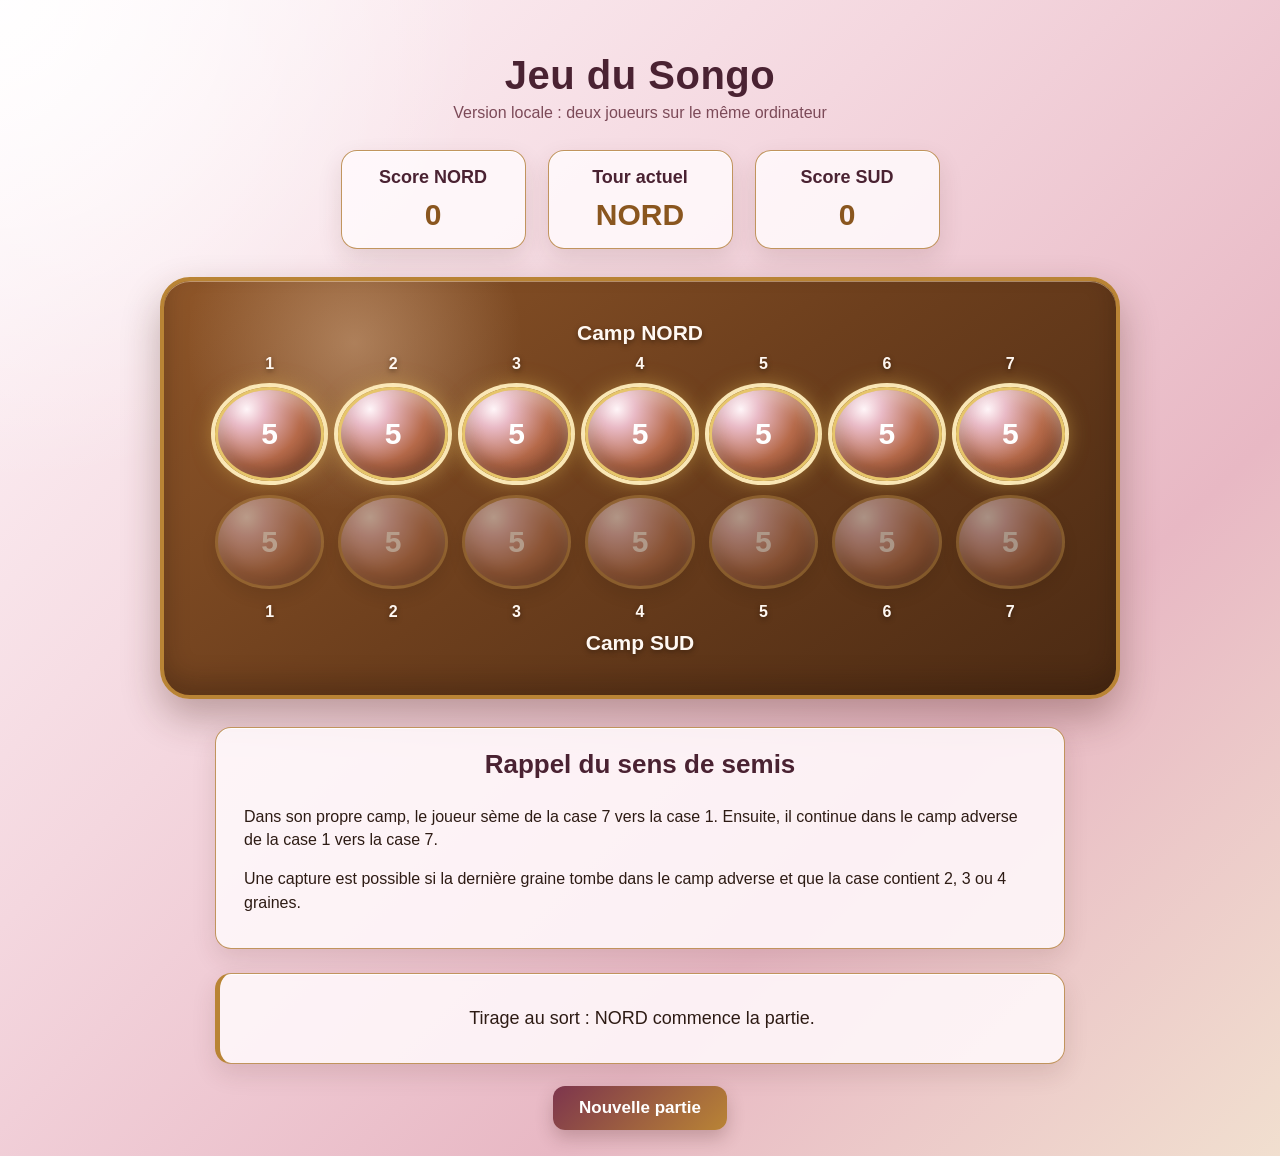
<file: index.html>
<!DOCTYPE html>
<html lang="en">
<head>
    <meta charset="UTF-8">
    <meta http-equiv="refresh" content="0; url=songo-local/">
    <title>Songo Web Game</title>
</head>
<body>
    <p>Redirecting to Songo local version...</p>
    <p><a href="songo-local/">Click here if you are not redirected.</a></p>
</body>
</html>
</file>
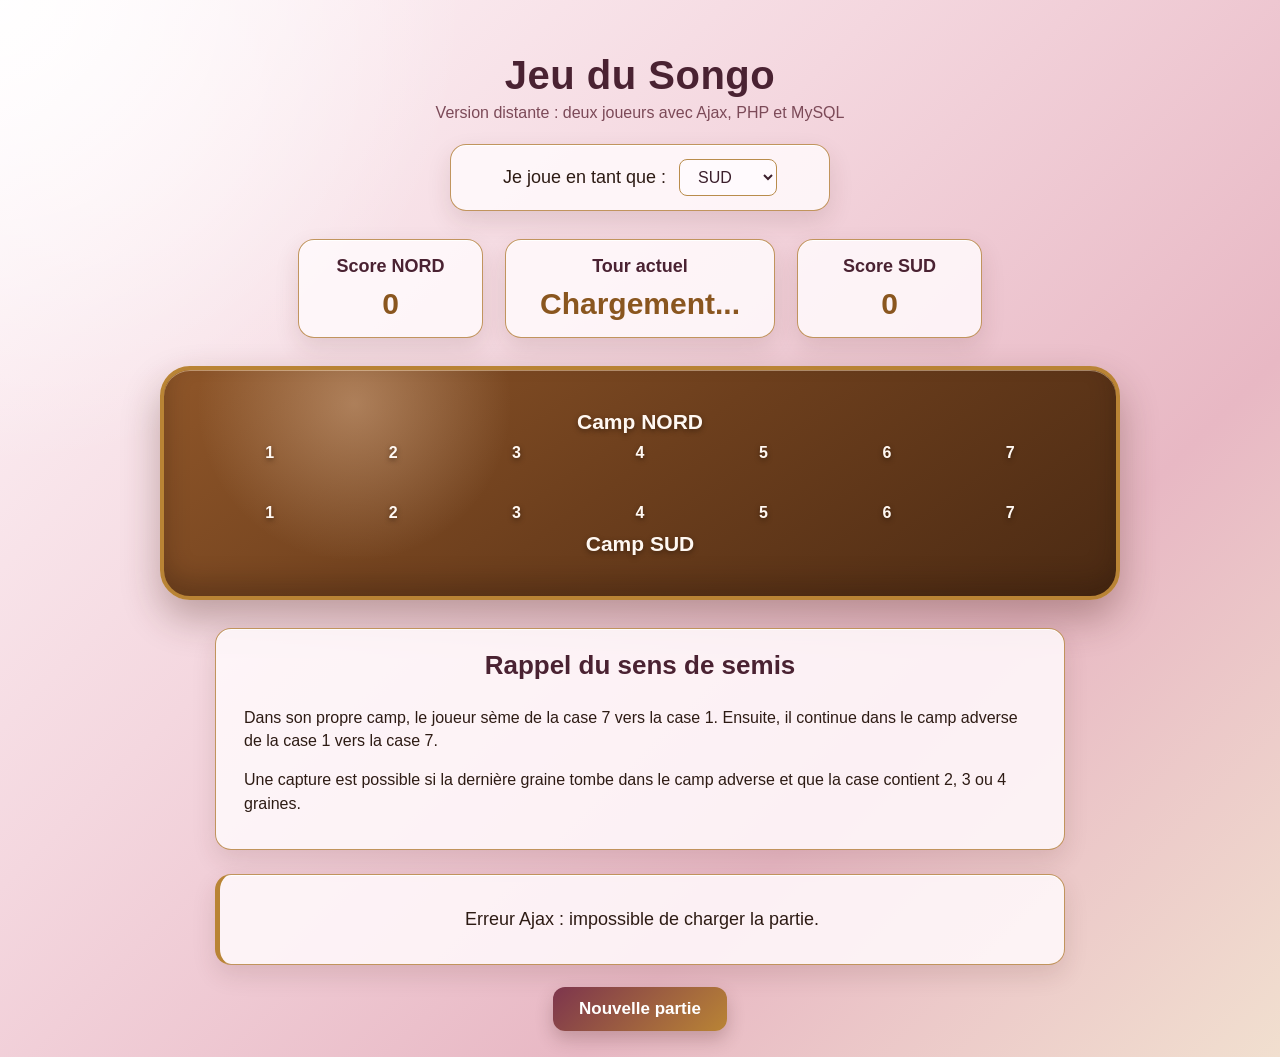
<file: songo-distant/index.html>
<!DOCTYPE html>
<html lang="fr">
<head>
    <meta charset="UTF-8">
    <meta name="viewport" content="width=device-width, initial-scale=1.0">
    <title>Jeu du Songo - Version Distante</title>
    <link rel="stylesheet" href="style.css">
</head>
<body>

    <main class="container">
        <h1>Jeu du Songo</h1>
        <p class="subtitle">Version distante : deux joueurs avec Ajax, PHP et MySQL</p>

        <section class="player-choice">
            <label for="playerSelect">Je joue en tant que :</label>
            <select id="playerSelect">
                <option value="SUD">SUD</option>
                <option value="NORD">NORD</option>
            </select>
        </section>

        <section class="info-panel">
            <div class="score-card">
                <h2>Score NORD</h2>
                <p id="scoreNord">0</p>
            </div>

            <div class="turn-card">
                <h2>Tour actuel</h2>
                <p id="currentPlayer">Chargement...</p>
            </div>

            <div class="score-card">
                <h2>Score SUD</h2>
                <p id="scoreSud">0</p>
            </div>
        </section>

        <section class="board-wrapper">
            <div class="player-label north-label">Camp NORD</div>

            <div class="case-numbers">
                <span>1</span>
                <span>2</span>
                <span>3</span>
                <span>4</span>
                <span>5</span>
                <span>6</span>
                <span>7</span>
            </div>

            <div id="northRow" class="board-row"></div>

            <div id="southRow" class="board-row"></div>

            <div class="case-numbers">
                <span>1</span>
                <span>2</span>
                <span>3</span>
                <span>4</span>
                <span>5</span>
                <span>6</span>
                <span>7</span>
            </div>

            <div class="player-label south-label">Camp SUD</div>
        </section>

        <section class="rules-help">
            <h2>Rappel du sens de semis</h2>
            <p>
                Dans son propre camp, le joueur sème de la case 7 vers la case 1.
                Ensuite, il continue dans le camp adverse de la case 1 vers la case 7.
            </p>
            <p>
                Une capture est possible si la dernière graine tombe dans le camp adverse
                et que la case contient 2, 3 ou 4 graines.
            </p>
        </section>

        <section class="message-box">
            <p id="message">Chargement de la partie...</p>
        </section>

        <section class="actions">
            <button id="resetButton">Nouvelle partie</button>
        </section>
    </main>

    <script src="app.js"></script>
</body>
</html>
</file>
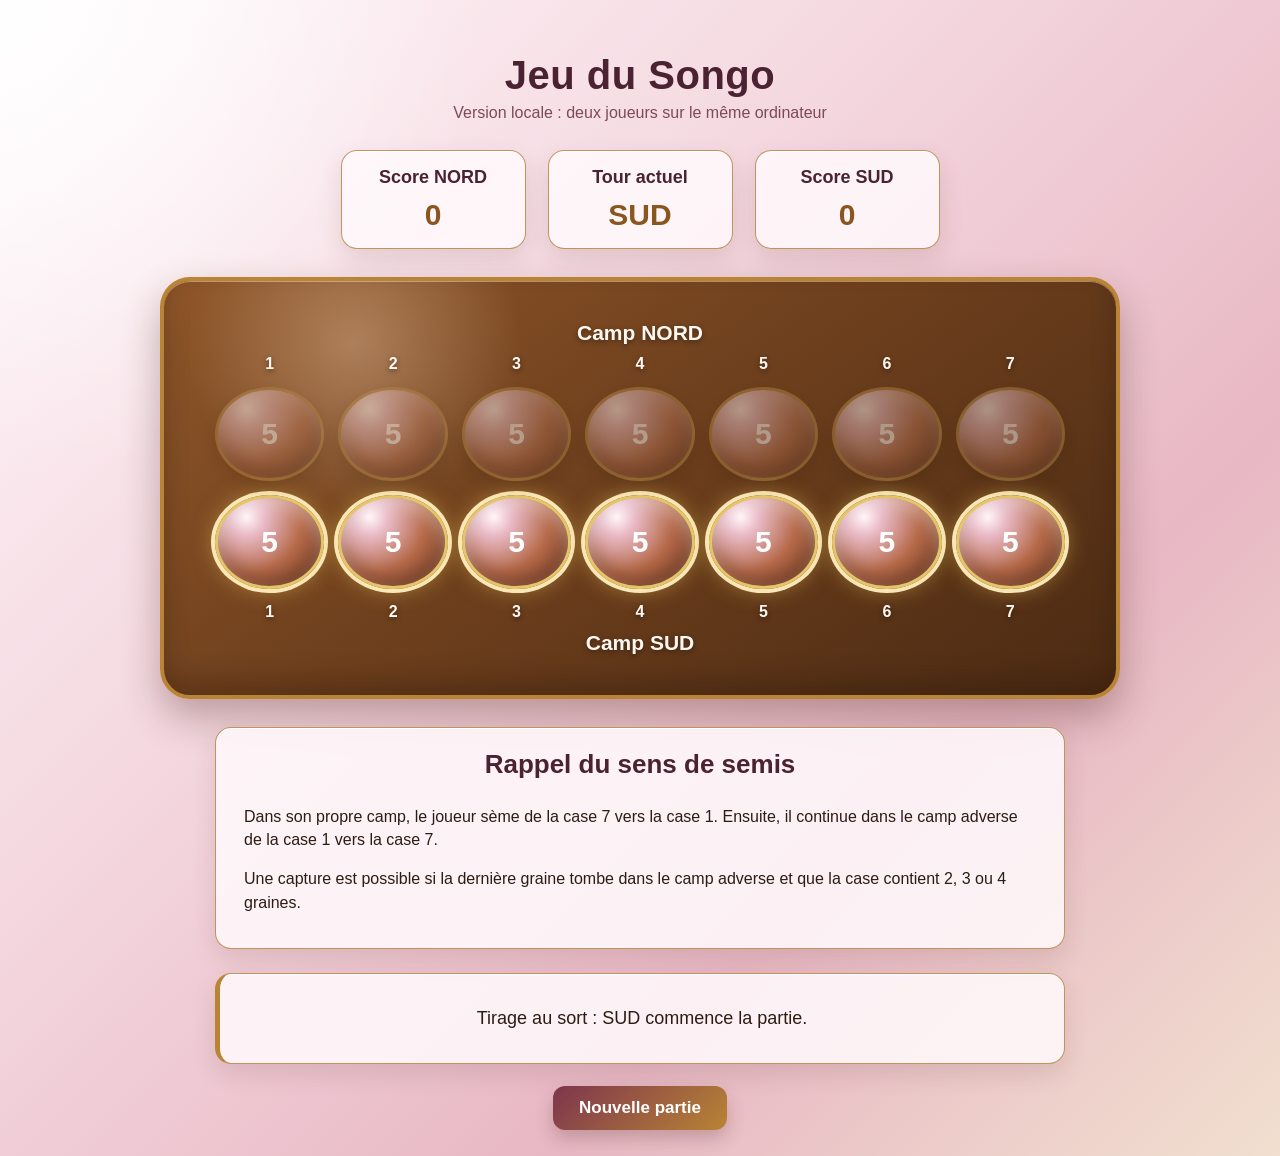
<file: songo-local/index.html>
<!DOCTYPE html>
<html lang="fr">
<head>
    <meta charset="UTF-8">
    <meta name="viewport" content="width=device-width, initial-scale=1.0">
    <title>Jeu du Songo - Version Locale</title>
    <link rel="stylesheet" href="style.css">
</head>
<body>

    <main class="container">
        <h1>Jeu du Songo</h1>
        <p class="subtitle">Version locale : deux joueurs sur le même ordinateur</p>

        <section class="info-panel">
            <div class="score-card">
                <h2>Score NORD</h2>
                <p id="scoreNord">0</p>
            </div>

            <div class="turn-card">
                <h2>Tour actuel</h2>
                <p id="currentPlayer">SUD</p>
            </div>

            <div class="score-card">
                <h2>Score SUD</h2>
                <p id="scoreSud">0</p>
            </div>
        </section>

        <section class="board-wrapper">
            <div class="player-label north-label">Camp NORD</div>

            <div class="case-numbers north-numbers">
                <span>1</span>
                <span>2</span>
                <span>3</span>
                <span>4</span>
                <span>5</span>
                <span>6</span>
                <span>7</span>
            </div>

            <div id="northRow" class="board-row north-row"></div>

            <div id="southRow" class="board-row south-row"></div>

            <div class="case-numbers south-numbers">
                <span>1</span>
                <span>2</span>
                <span>3</span>
                <span>4</span>
                <span>5</span>
                <span>6</span>
                <span>7</span>
            </div>

            <div class="player-label south-label">Camp SUD</div>
        </section>

        <section class="rules-help">
         <h2>Rappel du sens de semis</h2>
         <p>
              Dans son propre camp, le joueur sème de la case 7 vers la case 1.
               Ensuite, il continue dans le camp adverse de la case 1 vers la case 7.
          </p>
          <p>
              Une capture est possible si la dernière graine tombe dans le camp adverse
              et que la case contient 2, 3 ou 4 graines.
          </p>
        </section>  

        <section class="message-box">
            <p id="message">SUD commence la partie. Choisissez une case de votre camp.</p>
        </section>

        <section class="actions">
            <button id="resetButton">Nouvelle partie</button>
        </section>
    </main>

    <script src="script.js"></script>
</body>
</html>
</file>
<file: songo-distant/style.css>
* {
    box-sizing: border-box;
}

body {
    margin: 0;
    font-family: "Segoe UI", Arial, sans-serif;
    color: #2d1b14;
    min-height: 100vh;
    background:
        radial-gradient(circle at top left, rgba(255, 255, 255, 0.95), transparent 28%),
        linear-gradient(135deg, #fff8fb 0%, #f4d7df 38%, #e8b8c4 70%, #f1dfcf 100%);
}

.container {
    max-width: 1100px;
    margin: 0 auto;
    padding: 26px;
    text-align: center;
}

h1 {
    margin-bottom: 6px;
    font-size: 40px;
    letter-spacing: 0.5px;
    color: #4a2232;
    font-weight: 800;
}

.subtitle {
    margin-top: 0;
    color: #7c4a58;
    font-size: 16px;
}

.info-panel {
    display: flex;
    justify-content: center;
    gap: 22px;
    margin: 28px 0;
    flex-wrap: wrap;
}

.score-card,
.turn-card,
.player-choice,
.rules-help,
.message-box {
    background: rgba(255, 250, 252, 0.86);
    border: 1px solid rgba(178, 124, 55, 0.8);
    border-radius: 16px;
    box-shadow:
        0 10px 24px rgba(73, 35, 28, 0.12),
        inset 0 1px 0 rgba(255, 255, 255, 0.9);
}

.score-card,
.turn-card {
    padding: 16px 34px;
    min-width: 185px;
}

.score-card h2,
.turn-card h2 {
    margin: 0;
    font-size: 18px;
    color: #4a2232;
}

.score-card p,
.turn-card p {
    margin: 10px 0 0;
    font-size: 30px;
    font-weight: 800;
    color: #8a561f;
}

.player-choice {
    margin: 22px auto;
    padding: 14px 22px;
    max-width: 380px;
    font-size: 18px;
}

.player-choice select {
    padding: 8px 14px;
    font-size: 16px;
    margin-left: 8px;
    border-radius: 8px;
    border: 1px solid #b98c4c;
    background: #fffafd;
    color: #3c1f2c;
}

.board-wrapper {
    background:
        radial-gradient(circle at 20% 15%, rgba(255, 221, 190, 0.35), transparent 20%),
        linear-gradient(145deg, #8f5629 0%, #6d3f1d 48%, #4b2a13 100%);
    border: 4px solid #b98435;
    border-radius: 30px;
    padding: 30px;
    margin: 28px auto;
    max-width: 960px;
    box-shadow:
        0 18px 38px rgba(70, 35, 22, 0.32),
        inset 0 1px 0 rgba(255, 231, 198, 0.45),
        inset 0 -14px 25px rgba(35, 18, 8, 0.28);
}

.player-label {
    font-size: 21px;
    font-weight: 700;
    color: #fff8f2;
    margin: 10px 0;
    text-shadow: 0 2px 5px rgba(35, 18, 8, 0.55);
}

.case-numbers {
    display: grid;
    grid-template-columns: repeat(7, 1fr);
    gap: 14px;
    max-width: 850px;
    margin: 8px auto;
    color: #fff8f2;
    font-weight: 700;
    text-shadow: 0 2px 5px rgba(35, 18, 8, 0.55);
}

.board-row {
    display: grid;
    grid-template-columns: repeat(7, 1fr);
    gap: 14px;
    max-width: 850px;
    margin: 14px auto;
}

.pit {
    height: 94px;
    border-radius: 50%;
    border: 3px solid rgba(185, 134, 55, 0.92);
    background:
        radial-gradient(circle at 28% 22%, #fff5f8 0%, #e9bac6 18%, #b66a4a 55%, #6a351a 100%);
    color: #fff;
    font-size: 30px;
    font-weight: 800;
    cursor: pointer;
    transition: transform 0.18s ease, opacity 0.18s ease, box-shadow 0.18s ease;
    box-shadow:
        inset 0 8px 16px rgba(255, 255, 255, 0.28),
        inset 0 -10px 16px rgba(45, 20, 10, 0.28),
        0 8px 16px rgba(35, 18, 8, 0.26);
}

.pit:hover {
    transform: translateY(-2px) scale(1.04);
    box-shadow:
        inset 0 8px 16px rgba(255, 255, 255, 0.36),
        inset 0 -10px 16px rgba(45, 20, 10, 0.3),
        0 12px 22px rgba(35, 18, 8, 0.34);
}

.pit.disabled {
    cursor: not-allowed;
    opacity: 0.48;
    filter: grayscale(12%);
}

.pit.active {
    border-color: #e6c56a;
    box-shadow:
        0 0 0 4px rgba(255, 239, 190, 0.95),
        0 0 22px rgba(224, 184, 83, 0.62),
        inset 0 8px 16px rgba(255, 255, 255, 0.34),
        inset 0 -10px 16px rgba(45, 20, 10, 0.25);
}

.rules-help {
    padding: 18px 28px;
    max-width: 850px;
    margin: 24px auto;
    text-align: left;
    line-height: 1.45;
}

.rules-help h2 {
    margin-top: 0;
    text-align: center;
    color: #4a2232;
    font-size: 26px;
}

.message-box {
    border-left: 5px solid #b98435;
    padding: 16px;
    margin: 22px auto;
    max-width: 850px;
    font-size: 18px;
}

.actions {
    margin-top: 20px;
}

button {
    padding: 12px 26px;
    font-size: 17px;
    border: none;
    border-radius: 12px;
    background: linear-gradient(135deg, #7d354d, #b98435);
    color: white;
    cursor: pointer;
    font-weight: 700;
    box-shadow: 0 8px 18px rgba(73, 35, 28, 0.24);
}

button:hover {
    background: linear-gradient(135deg, #693043, #9f7132);
    transform: translateY(-1px);
}

@media (max-width: 700px) {
    h1 {
        font-size: 32px;
    }

    .pit {
        height: 65px;
        font-size: 22px;
    }

    .board-row,
    .case-numbers {
        gap: 7px;
    }

    .board-wrapper {
        padding: 18px;
    }

    .container {
        padding: 12px;
    }
}

/* ========================= */
/* RESPONSIVE MOBILE VERSION */
/* ========================= */

@media (max-width: 768px) {
    body {
        overflow-x: hidden;
    }

    .container {
        width: 100%;
        max-width: 100%;
        padding: 10px;
    }

    h1 {
        font-size: 30px;
        margin-top: 10px;
    }

    .subtitle {
        font-size: 14px;
    }

    .info-panel {
        display: flex;
        flex-direction: column;
        align-items: center;
        gap: 12px;
        margin: 18px 0;
    }

    .score-card,
    .turn-card {
        width: 85%;
        min-width: unset;
        padding: 14px 20px;
    }

    .score-card h2,
    .turn-card h2 {
        font-size: 20px;
    }

    .score-card p,
    .turn-card p {
        font-size: 30px;
    }

    .player-choice {
        width: 90%;
        max-width: 90%;
        padding: 12px 16px;
        font-size: 16px;
    }

    .player-choice select {
        margin-top: 8px;
        margin-left: 0;
        width: 100%;
    }

    .board-wrapper {
        width: 100%;
        max-width: 100%;
        padding: 16px 8px;
        border-radius: 22px;
        overflow: hidden;
    }

    .player-label {
        font-size: 24px;
        margin: 12px 0;
    }

    .case-numbers {
        width: 100%;
        max-width: 100%;
        grid-template-columns: repeat(7, minmax(0, 1fr));
        gap: 4px;
        font-size: 16px;
        margin: 6px auto;
    }

    .board-row {
        width: 100%;
        max-width: 100%;
        grid-template-columns: repeat(7, minmax(0, 1fr));
        gap: 4px;
        margin: 8px auto;
    }

    .pit {
        width: 100%;
        height: auto;
        aspect-ratio: 1 / 1;
        min-width: 0;
        font-size: 22px;
        border-width: 2px;
    }

    .rules-help,
    .message-box {
        width: 95%;
        max-width: 95%;
        padding: 16px;
        font-size: 15px;
    }

    .rules-help h2 {
        font-size: 22px;
    }

    button {
        font-size: 15px;
        padding: 10px 20px;
    }
}

/* Extra small mobile correction */
@media (max-width: 430px) {
    .board-wrapper {
        width: 96%;
        margin-left: auto;
        margin-right: auto;
        padding: 18px 8px;
    }

    .board-row,
    .case-numbers {
        gap: 5px;
    }

    .pit {
        font-size: 18px;
        border-width: 2px;
        box-shadow:
            inset 0 5px 10px rgba(255, 255, 255, 0.25),
            inset 0 -6px 10px rgba(45, 20, 10, 0.22),
            0 4px 8px rgba(35, 18, 8, 0.2);
    }

    .pit.active {
        box-shadow:
            0 0 0 2px rgba(255, 239, 190, 0.9),
            0 0 12px rgba(224, 184, 83, 0.45),
            inset 0 5px 10px rgba(255, 255, 255, 0.25),
            inset 0 -6px 10px rgba(45, 20, 10, 0.22);
    }

    .player-label {
        font-size: 21px;
    }

    .case-numbers {
        font-size: 15px;
    }

    .score-card,
    .turn-card {
        width: 82%;
        padding: 12px 18px;
    }

    .score-card h2,
    .turn-card h2 {
        font-size: 18px;
    }

    .score-card p,
    .turn-card p {
        font-size: 28px;
    }

    .player-choice {
        width: 88%;
        font-size: 15px;
    }
}
</file>
<file: songo-local/style.css>
* {
    box-sizing: border-box;
}

body {
    margin: 0;
    font-family: "Segoe UI", Arial, sans-serif;
    color: #2d1b14;
    min-height: 100vh;
    background:
        radial-gradient(circle at top left, rgba(255, 255, 255, 0.95), transparent 28%),
        linear-gradient(135deg, #fff8fb 0%, #f4d7df 38%, #e8b8c4 70%, #f1dfcf 100%);
}

.container {
    max-width: 1100px;
    margin: 0 auto;
    padding: 26px;
    text-align: center;
}

h1 {
    margin-bottom: 6px;
    font-size: 40px;
    letter-spacing: 0.5px;
    color: #4a2232;
    font-weight: 800;
}

.subtitle {
    margin-top: 0;
    color: #7c4a58;
    font-size: 16px;
}

.info-panel {
    display: flex;
    justify-content: center;
    gap: 22px;
    margin: 28px 0;
    flex-wrap: wrap;
}

.score-card,
.turn-card,
.player-choice,
.rules-help,
.message-box {
    background: rgba(255, 250, 252, 0.86);
    border: 1px solid rgba(178, 124, 55, 0.8);
    border-radius: 16px;
    box-shadow:
        0 10px 24px rgba(73, 35, 28, 0.12),
        inset 0 1px 0 rgba(255, 255, 255, 0.9);
}

.score-card,
.turn-card {
    padding: 16px 34px;
    min-width: 185px;
}

.score-card h2,
.turn-card h2 {
    margin: 0;
    font-size: 18px;
    color: #4a2232;
}

.score-card p,
.turn-card p {
    margin: 10px 0 0;
    font-size: 30px;
    font-weight: 800;
    color: #8a561f;
}

.player-choice {
    margin: 22px auto;
    padding: 14px 22px;
    max-width: 380px;
    font-size: 18px;
}

.player-choice select {
    padding: 8px 14px;
    font-size: 16px;
    margin-left: 8px;
    border-radius: 8px;
    border: 1px solid #b98c4c;
    background: #fffafd;
    color: #3c1f2c;
}

.board-wrapper {
    background:
        radial-gradient(circle at 20% 15%, rgba(255, 221, 190, 0.35), transparent 20%),
        linear-gradient(145deg, #8f5629 0%, #6d3f1d 48%, #4b2a13 100%);
    border: 4px solid #b98435;
    border-radius: 30px;
    padding: 30px;
    margin: 28px auto;
    max-width: 960px;
    box-shadow:
        0 18px 38px rgba(70, 35, 22, 0.32),
        inset 0 1px 0 rgba(255, 231, 198, 0.45),
        inset 0 -14px 25px rgba(35, 18, 8, 0.28);
}

.player-label {
    font-size: 21px;
    font-weight: 700;
    color: #fff8f2;
    margin: 10px 0;
    text-shadow: 0 2px 5px rgba(35, 18, 8, 0.55);
}

.case-numbers {
    display: grid;
    grid-template-columns: repeat(7, 1fr);
    gap: 14px;
    max-width: 850px;
    margin: 8px auto;
    color: #fff8f2;
    font-weight: 700;
    text-shadow: 0 2px 5px rgba(35, 18, 8, 0.55);
}

.board-row {
    display: grid;
    grid-template-columns: repeat(7, 1fr);
    gap: 14px;
    max-width: 850px;
    margin: 14px auto;
}

.pit {
    height: 94px;
    border-radius: 50%;
    border: 3px solid rgba(185, 134, 55, 0.92);
    background:
        radial-gradient(circle at 28% 22%, #fff5f8 0%, #e9bac6 18%, #b66a4a 55%, #6a351a 100%);
    color: #fff;
    font-size: 30px;
    font-weight: 800;
    cursor: pointer;
    transition: transform 0.18s ease, opacity 0.18s ease, box-shadow 0.18s ease;
    box-shadow:
        inset 0 8px 16px rgba(255, 255, 255, 0.28),
        inset 0 -10px 16px rgba(45, 20, 10, 0.28),
        0 8px 16px rgba(35, 18, 8, 0.26);
}

.pit:hover {
    transform: translateY(-2px) scale(1.04);
    box-shadow:
        inset 0 8px 16px rgba(255, 255, 255, 0.36),
        inset 0 -10px 16px rgba(45, 20, 10, 0.3),
        0 12px 22px rgba(35, 18, 8, 0.34);
}

.pit.disabled {
    cursor: not-allowed;
    opacity: 0.48;
    filter: grayscale(12%);
}

.pit.active {
    border-color: #e6c56a;
    box-shadow:
        0 0 0 4px rgba(255, 239, 190, 0.95),
        0 0 22px rgba(224, 184, 83, 0.62),
        inset 0 8px 16px rgba(255, 255, 255, 0.34),
        inset 0 -10px 16px rgba(45, 20, 10, 0.25);
}

.rules-help {
    padding: 18px 28px;
    max-width: 850px;
    margin: 24px auto;
    text-align: left;
    line-height: 1.45;
}

.rules-help h2 {
    margin-top: 0;
    text-align: center;
    color: #4a2232;
    font-size: 26px;
}

.message-box {
    border-left: 5px solid #b98435;
    padding: 16px;
    margin: 22px auto;
    max-width: 850px;
    font-size: 18px;
}

.actions {
    margin-top: 20px;
}

button {
    padding: 12px 26px;
    font-size: 17px;
    border: none;
    border-radius: 12px;
    background: linear-gradient(135deg, #7d354d, #b98435);
    color: white;
    cursor: pointer;
    font-weight: 700;
    box-shadow: 0 8px 18px rgba(73, 35, 28, 0.24);
}

button:hover {
    background: linear-gradient(135deg, #693043, #9f7132);
    transform: translateY(-1px);
}

@media (max-width: 700px) {
    h1 {
        font-size: 32px;
    }

    .pit {
        height: 65px;
        font-size: 22px;
    }

    .board-row,
    .case-numbers {
        gap: 7px;
    }

    .board-wrapper {
        padding: 18px;
    }

    .container {
        padding: 12px;
    }
}

/* ========================= */
/* RESPONSIVE MOBILE VERSION */
/* ========================= */

@media (max-width: 768px) {
    body {
        overflow-x: hidden;
    }

    .container {
        width: 100%;
        max-width: 100%;
        padding: 10px;
    }

    h1 {
        font-size: 30px;
        margin-top: 10px;
    }

    .subtitle {
        font-size: 14px;
    }

    .info-panel {
        display: flex;
        flex-direction: column;
        align-items: center;
        gap: 12px;
        margin: 18px 0;
    }

    .score-card,
    .turn-card {
        width: 85%;
        min-width: unset;
        padding: 14px 20px;
    }

    .score-card h2,
    .turn-card h2 {
        font-size: 20px;
    }

    .score-card p,
    .turn-card p {
        font-size: 30px;
    }

    .board-wrapper {
        width: 100%;
        max-width: 100%;
        padding: 16px 8px;
        border-radius: 22px;
        overflow: hidden;
    }

    .player-label {
        font-size: 24px;
        margin: 12px 0;
    }

    .case-numbers {
        width: 100%;
        max-width: 100%;
        grid-template-columns: repeat(7, minmax(0, 1fr));
        gap: 4px;
        font-size: 16px;
        margin: 6px auto;
    }

    .board-row {
        width: 100%;
        max-width: 100%;
        grid-template-columns: repeat(7, minmax(0, 1fr));
        gap: 4px;
        margin: 8px auto;
    }

    .pit {
        width: 100%;
        height: auto;
        aspect-ratio: 1 / 1;
        min-width: 0;
        font-size: 22px;
        border-width: 2px;
    }

    .rules-help,
    .message-box {
        width: 95%;
        max-width: 95%;
        padding: 16px;
        font-size: 15px;
    }

    .rules-help h2 {
        font-size: 22px;
    }

    button {
        font-size: 15px;
        padding: 10px 20px;
    }
}

@media (max-width: 420px) {
    .board-wrapper {
        padding: 14px 6px;
    }

    .board-row,
    .case-numbers {
        gap: 3px;
    }

    .pit {
        font-size: 20px;
    }

    .player-label {
        font-size: 22px;
    }
}

/* Extra small mobile correction */
@media (max-width: 430px) {
    .board-wrapper {
        width: 96%;
        margin-left: auto;
        margin-right: auto;
        padding: 18px 8px;
    }

    .board-row,
    .case-numbers {
        gap: 5px;
    }

    .pit {
        font-size: 18px;
        border-width: 2px;
        box-shadow:
            inset 0 5px 10px rgba(255, 255, 255, 0.25),
            inset 0 -6px 10px rgba(45, 20, 10, 0.22),
            0 4px 8px rgba(35, 18, 8, 0.2);
    }

    .pit.active {
        box-shadow:
            0 0 0 2px rgba(255, 239, 190, 0.9),
            0 0 12px rgba(224, 184, 83, 0.45),
            inset 0 5px 10px rgba(255, 255, 255, 0.25),
            inset 0 -6px 10px rgba(45, 20, 10, 0.22);
    }

    .player-label {
        font-size: 21px;
    }

    .case-numbers {
        font-size: 15px;
    }

    .score-card,
    .turn-card {
        width: 82%;
        padding: 12px 18px;
    }

    .score-card h2,
    .turn-card h2 {
        font-size: 18px;
    }

    .score-card p,
    .turn-card p {
        font-size: 28px;
    }
}
</file>
